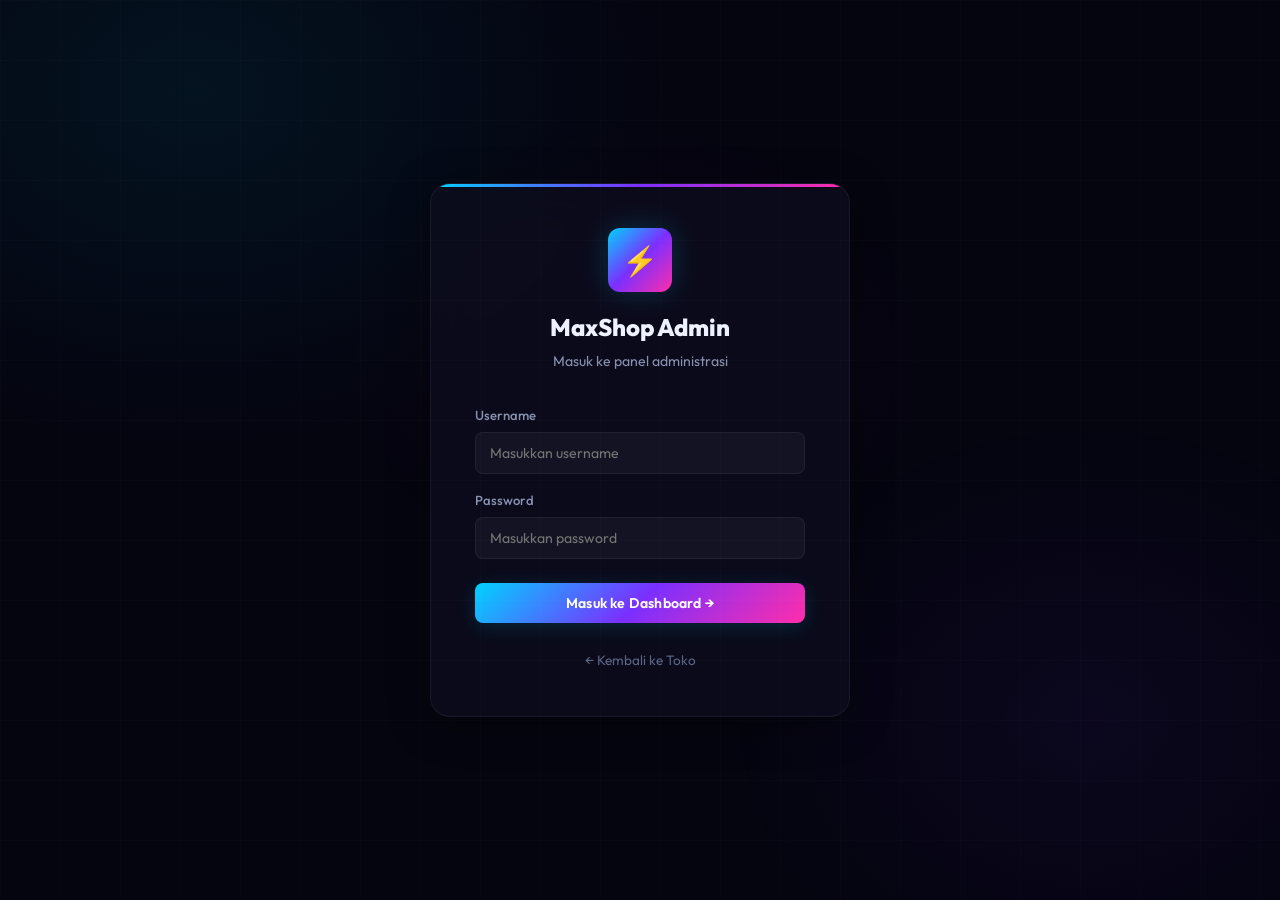
<file: admin.html>
<!DOCTYPE html>
<html lang="id">

<head>
    <meta charset="UTF-8">
    <meta name="viewport" content="width=device-width, initial-scale=1.0">
    <meta name="description" content="Login Admin - Masuk ke panel admin MaxShop">
    <title>Login Admin - MaxShop</title>
    <link rel="stylesheet" href="css/style.css">
</head>

<body>

    <div class="login-page">
        <div class="login-card">
            <div class="login-header">
                <div class="login-icon">⚡</div>
                <h2>MaxShop Admin</h2>
                <p class="login-sub">Masuk ke panel administrasi</p>
            </div>

            <div class="login-error" id="loginError">
                Username atau password salah!
            </div>

            <form id="loginForm" onsubmit="return handleLogin(event)">
                <div class="form-group">
                    <label for="username">Username</label>
                    <input type="text" id="username" placeholder="Masukkan username" required>
                </div>
                <div class="form-group">
                    <label for="password">Password</label>
                    <input type="password" id="password" placeholder="Masukkan password" required>
                </div>
                <button type="submit" class="btn btn-primary" style="margin-top: 8px;">
                    Masuk ke Dashboard →
                </button>
            </form>

            <div style="text-align:center; margin-top:24px;">
                <a href="index.html" style="color:var(--text-muted); font-size:0.85rem; text-decoration:none;">
                    ← Kembali ke Toko
                </a>
            </div>
        </div>
    </div>

    <script>
        if (localStorage.getItem('adminLoggedIn') === 'true') {
            window.location.href = 'dashboard.html';
        }
        function handleLogin(e) {
            e.preventDefault();
            const username = document.getElementById('username').value;
            const password = document.getElementById('password').value;
            if (username === 'admin' && password === 'admin123') {
                localStorage.setItem('adminLoggedIn', 'true');
                window.location.href = 'dashboard.html';
            } else {
                const errorEl = document.getElementById('loginError');
                errorEl.style.display = 'block';
                errorEl.style.animation = 'fadeIn 0.3s ease';
                setTimeout(() => { errorEl.style.display = 'none'; }, 3000);
            }
            return false;
        }
    </script>
</body>

</html>
</file>
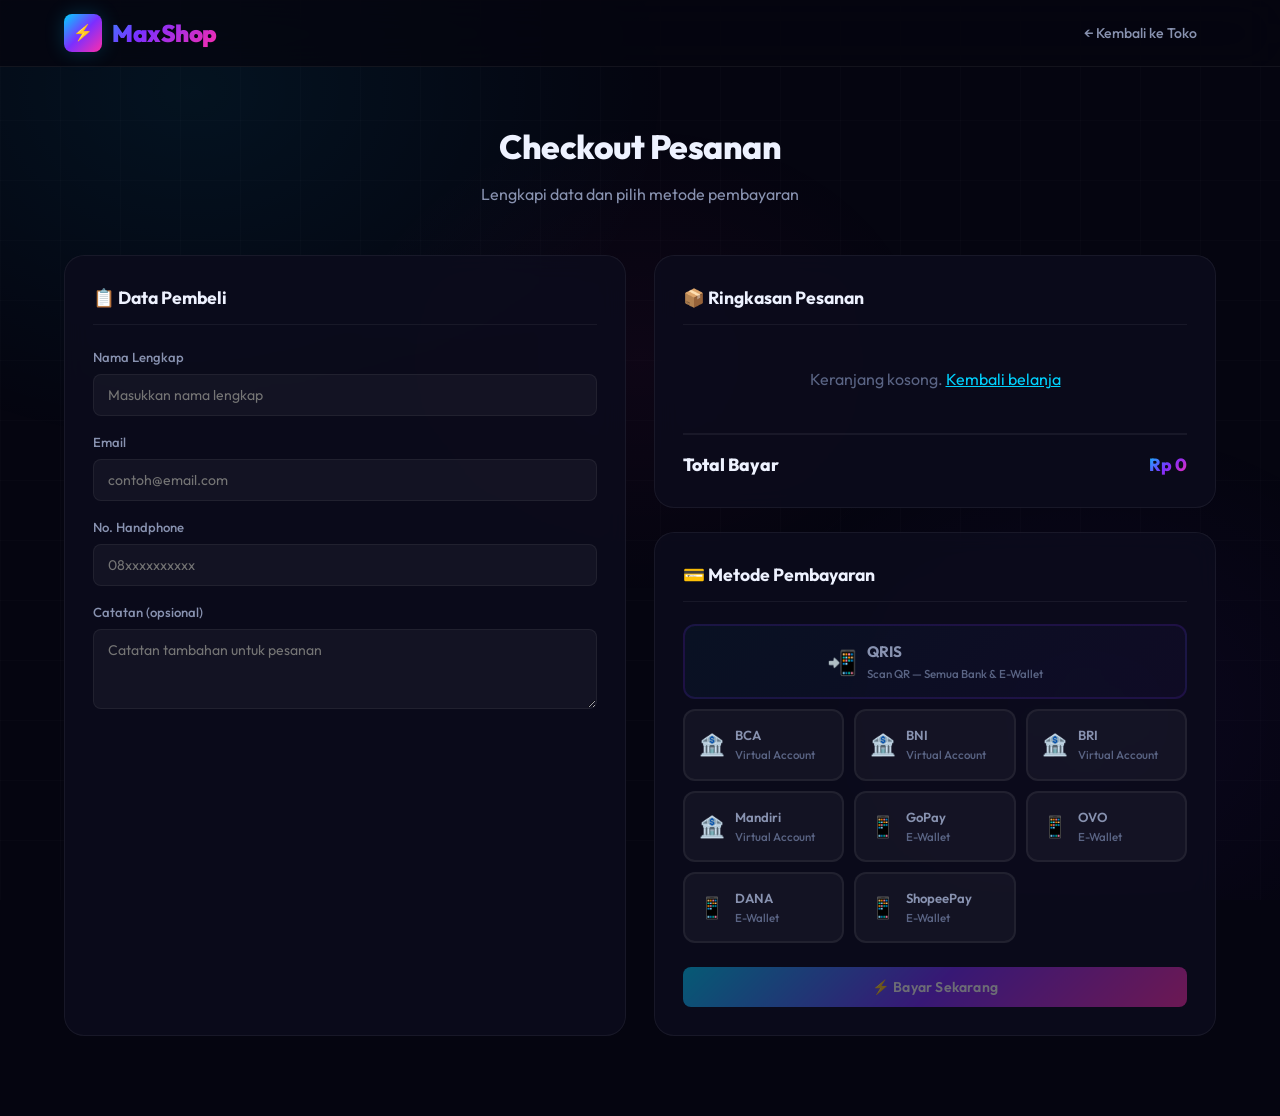
<file: checkout.html>
<!DOCTYPE html>
<html lang="id">

<head>
    <meta charset="UTF-8">
    <meta name="viewport" content="width=device-width, initial-scale=1.0">
    <meta name="description" content="Checkout - Selesaikan pembayaranmu dengan aman di MaxShop.">
    <title>Checkout - MaxShop</title>
    <link rel="stylesheet" href="css/style.css">
</head>

<body>

    <!-- NAVBAR -->
    <nav class="navbar">
        <div class="container">
            <a href="index.html" class="navbar-brand">
                <div class="brand-icon">⚡</div>
                MaxShop
            </a>
            <ul class="navbar-links">
                <li><a href="index.html">← Kembali ke Toko</a></li>
            </ul>
        </div>
    </nav>

    <!-- CHECKOUT -->
    <section class="checkout-page">
        <div class="container">
            <div class="section-title">
                <h2>Checkout Pesanan</h2>
                <p>Lengkapi data dan pilih metode pembayaran</p>
            </div>

            <div class="checkout-grid">
                <!-- FORM DATA PEMBELI -->
                <div class="checkout-section">
                    <h3>📋 Data Pembeli</h3>
                    <form id="checkoutForm">
                        <div class="form-group">
                            <label for="buyerName">Nama Lengkap</label>
                            <input type="text" id="buyerName" placeholder="Masukkan nama lengkap" required>
                        </div>
                        <div class="form-group">
                            <label for="buyerEmail">Email</label>
                            <input type="email" id="buyerEmail" placeholder="contoh@email.com" required>
                        </div>
                        <div class="form-group">
                            <label for="buyerPhone">No. Handphone</label>
                            <input type="tel" id="buyerPhone" placeholder="08xxxxxxxxxx" required>
                        </div>
                        <div class="form-group">
                            <label for="buyerAddress">Catatan (opsional)</label>
                            <textarea id="buyerAddress" placeholder="Catatan tambahan untuk pesanan"></textarea>
                        </div>
                    </form>
                </div>

                <!-- RINGKASAN & PAYMENT -->
                <div>
                    <!-- Order Summary -->
                    <div class="checkout-section" style="margin-bottom: 24px;">
                        <h3>📦 Ringkasan Pesanan</h3>
                        <div class="order-summary-items" id="orderSummary"></div>
                        <div class="order-total-row">
                            <span>Total Bayar</span>
                            <span class="total-amount" id="orderTotal">Rp 0</span>
                        </div>
                    </div>

                    <!-- Payment Methods -->
                    <div class="checkout-section">
                        <h3>💳 Metode Pembayaran</h3>
                        <div class="payment-methods" id="paymentMethods">
                            <!-- QRIS (TokoPay: QRISREALTIME) -->
                            <div class="payment-method qris-method" data-method="QRISREALTIME"
                                onclick="selectPayment(this)">
                                <span class="pm-icon">📲</span>
                                <div>
                                    <div style="font-weight:700;font-size:0.95rem;">QRIS</div>
                                    <div style="font-size:0.72rem;color:var(--text-muted)">Scan QR — Semua Bank &
                                        E-Wallet</div>
                                </div>
                            </div>
                            <!-- Virtual Account Banks -->
                            <div class="payment-method" data-method="BCAVA" onclick="selectPayment(this)">
                                <span class="pm-icon">🏦</span>
                                <div>
                                    <div style="font-weight:600;">BCA</div>
                                    <div style="font-size:0.72rem;color:var(--text-muted)">Virtual Account</div>
                                </div>
                            </div>
                            <div class="payment-method" data-method="BNIVA" onclick="selectPayment(this)">
                                <span class="pm-icon">🏦</span>
                                <div>
                                    <div style="font-weight:600;">BNI</div>
                                    <div style="font-size:0.72rem;color:var(--text-muted)">Virtual Account</div>
                                </div>
                            </div>
                            <div class="payment-method" data-method="BRIVA" onclick="selectPayment(this)">
                                <span class="pm-icon">🏦</span>
                                <div>
                                    <div style="font-weight:600;">BRI</div>
                                    <div style="font-size:0.72rem;color:var(--text-muted)">Virtual Account</div>
                                </div>
                            </div>
                            <div class="payment-method" data-method="MANDIRIVA" onclick="selectPayment(this)">
                                <span class="pm-icon">🏦</span>
                                <div>
                                    <div style="font-weight:600;">Mandiri</div>
                                    <div style="font-size:0.72rem;color:var(--text-muted)">Virtual Account</div>
                                </div>
                            </div>
                            <!-- E-Wallets -->
                            <div class="payment-method" data-method="GOPAY" onclick="selectPayment(this)">
                                <span class="pm-icon">📱</span>
                                <div>
                                    <div style="font-weight:600;">GoPay</div>
                                    <div style="font-size:0.72rem;color:var(--text-muted)">E-Wallet</div>
                                </div>
                            </div>
                            <div class="payment-method" data-method="OVO" onclick="selectPayment(this)">
                                <span class="pm-icon">📱</span>
                                <div>
                                    <div style="font-weight:600;">OVO</div>
                                    <div style="font-size:0.72rem;color:var(--text-muted)">E-Wallet</div>
                                </div>
                            </div>
                            <div class="payment-method" data-method="DANA" onclick="selectPayment(this)">
                                <span class="pm-icon">📱</span>
                                <div>
                                    <div style="font-weight:600;">DANA</div>
                                    <div style="font-size:0.72rem;color:var(--text-muted)">E-Wallet</div>
                                </div>
                            </div>
                            <div class="payment-method" data-method="SHOPEEPAY" onclick="selectPayment(this)">
                                <span class="pm-icon">📱</span>
                                <div>
                                    <div style="font-weight:600;">ShopeePay</div>
                                    <div style="font-size:0.72rem;color:var(--text-muted)">E-Wallet</div>
                                </div>
                            </div>
                        </div>
                        <button class="btn btn-primary" id="payBtn" onclick="processPayment()" disabled>
                            ⚡ Bayar Sekarang
                        </button>
                    </div>
                </div>
            </div>
        </div>
    </section>

    <!-- PAYMENT PROCESSING MODAL -->
    <div class="payment-modal" id="paymentModal">
        <div class="payment-modal-content" id="paymentModalContent"></div>
    </div>

    <!-- TOAST CONTAINER -->
    <div class="toast-container" id="toastContainer"></div>

    <script src="js/app.js"></script>
    <script src="js/payment.js"></script>
</body>

</html>
</file>
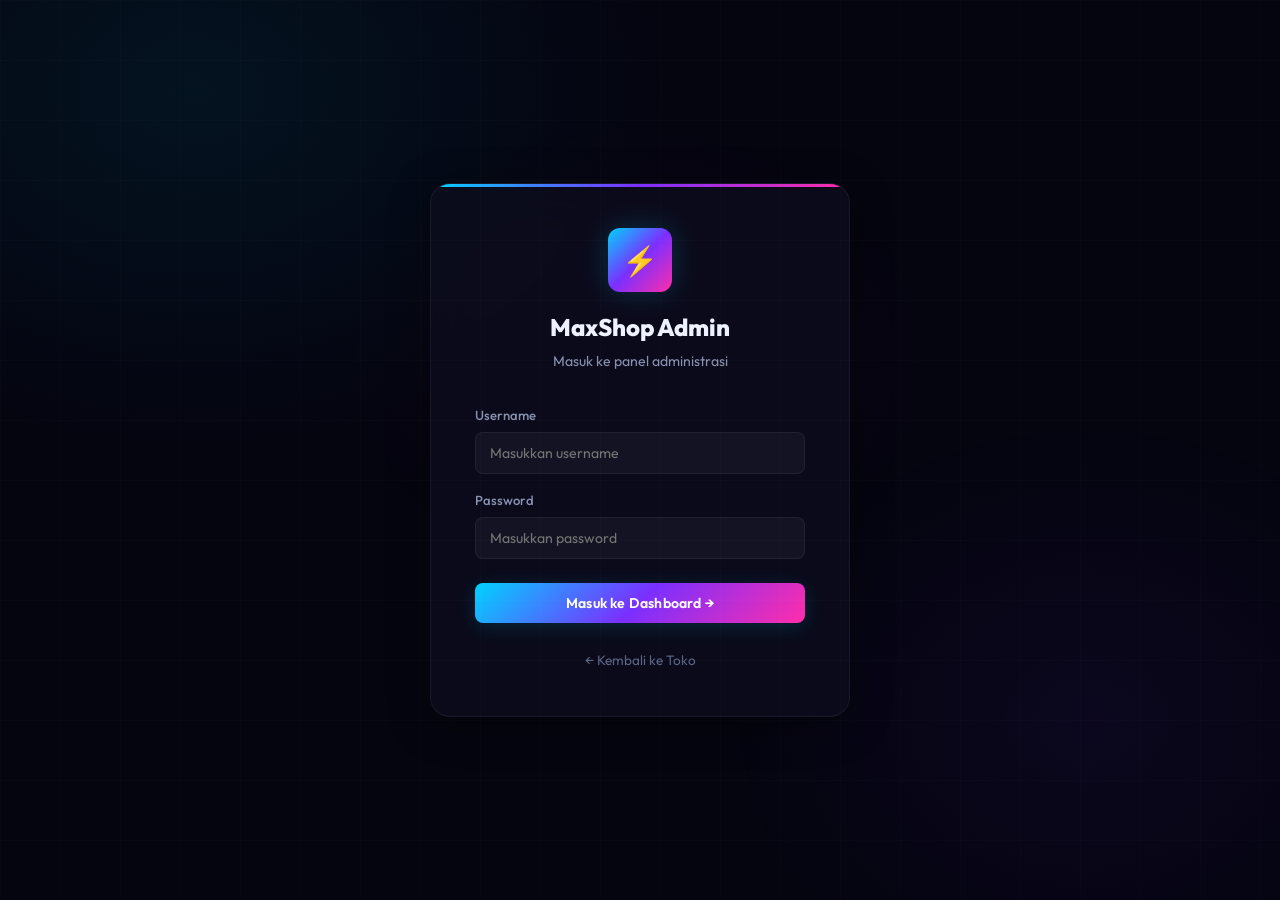
<file: dashboard.html>
<!DOCTYPE html>
<html lang="id">

<head>
    <meta charset="UTF-8">
    <meta name="viewport" content="width=device-width, initial-scale=1.0">
    <meta name="description" content="Dashboard Admin - Kelola toko app premium MaxShop">
    <title>Dashboard Admin - MaxShop</title>
    <link rel="stylesheet" href="css/style.css">
</head>

<body>

    <div class="admin-layout">
        <!-- SIDEBAR -->
        <aside class="admin-sidebar" id="adminSidebar">
            <a href="index.html" class="sidebar-brand">
                <div class="brand-icon">⚡</div>
                <span>MaxShop</span>
            </a>
            <ul class="sidebar-nav">
                <li><a href="#" class="active" onclick="switchPanel('dashboard', this)">
                        <span class="nav-icon">📊</span> Dashboard
                    </a></li>
                <li><a href="#" onclick="switchPanel('products', this)">
                        <span class="nav-icon">📱</span> App Premium
                    </a></li>
                <li><a href="#" onclick="switchPanel('accounts', this)">
                        <span class="nav-icon">🔑</span> Data Akun
                    </a></li>
                <li><a href="#" onclick="switchPanel('orders', this)">
                        <span class="nav-icon">🧾</span> Pesanan
                    </a></li>
                <li><a href="#" onclick="switchPanel('api', this)">
                        <span class="nav-icon">⚙️</span> API Setting
                    </a></li>
            </ul>
            <div class="sidebar-footer">
                <button class="btn btn-secondary" style="width:100%;" onclick="adminLogout()">
                    🚪 Keluar
                </button>
            </div>
        </aside>

        <!-- MAIN CONTENT -->
        <main class="admin-main">
            <div class="admin-header">
                <div style="display:flex;align-items:center;gap:12px;">
                    <button class="menu-toggle" onclick="toggleAdminSidebar()" style="display:none;"
                        id="sidebarToggle">☰</button>
                    <h1 id="pageTitle">Dashboard</h1>
                </div>
                <div class="admin-user">
                    <span>Admin</span>
                    <div class="admin-avatar">M</div>
                </div>
            </div>

            <!-- ===== DASHBOARD PANEL ===== -->
            <div class="admin-panel active" id="panel-dashboard">
                <div class="stats-grid">
                    <div class="stat-card">
                        <div class="stat-icon blue">📱</div>
                        <div class="stat-value" id="statProducts">0</div>
                        <div class="stat-label">Total App Premium</div>
                    </div>
                    <div class="stat-card">
                        <div class="stat-icon green">🔑</div>
                        <div class="stat-value" id="statAccounts">0</div>
                        <div class="stat-label">Total Stok Akun</div>
                    </div>
                    <div class="stat-card">
                        <div class="stat-icon purple">💰</div>
                        <div class="stat-value" id="statRevenue">Rp 0</div>
                        <div class="stat-label">Total Pendapatan</div>
                    </div>
                    <div class="stat-card">
                        <div class="stat-icon yellow">🧾</div>
                        <div class="stat-value" id="statOrders">0</div>
                        <div class="stat-label">Total Pesanan</div>
                    </div>
                </div>

                <div class="admin-section">
                    <div class="admin-section-header">
                        <h3>Pesanan Terbaru</h3>
                    </div>
                    <div style="overflow-x:auto;">
                        <table class="admin-table">
                            <thead>
                                <tr>
                                    <th>ID</th>
                                    <th>Pembeli</th>
                                    <th>Total</th>
                                    <th>Metode</th>
                                    <th>Status</th>
                                    <th>Tanggal</th>
                                </tr>
                            </thead>
                            <tbody id="recentOrdersTable">
                                <tr>
                                    <td colspan="6" style="text-align:center;color:var(--text-muted);padding:24px;">
                                        Belum ada pesanan</td>
                                </tr>
                            </tbody>
                        </table>
                    </div>
                </div>
            </div>

            <!-- ===== APP PREMIUM PANEL ===== -->
            <div class="admin-panel" id="panel-products">
                <div class="admin-section">
                    <div class="admin-section-header">
                        <h3>Daftar App Premium</h3>
                        <button class="btn btn-primary btn-sm" onclick="openProductModal()">+ Tambah App</button>
                    </div>
                    <div style="overflow-x:auto;">
                        <table class="admin-table">
                            <thead>
                                <tr>
                                    <th>App</th>
                                    <th>Harga</th>
                                    <th>Durasi</th>
                                    <th>Stok Akun</th>
                                    <th>Deskripsi</th>
                                    <th>Aksi</th>
                                </tr>
                            </thead>
                            <tbody id="productsTable">
                                <tr>
                                    <td colspan="6" style="text-align:center;color:var(--text-muted);padding:24px;">
                                        Belum ada app premium</td>
                                </tr>
                            </tbody>
                        </table>
                    </div>
                </div>
            </div>

            <!-- ===== DATA AKUN PANEL ===== -->
            <div class="admin-panel" id="panel-accounts">
                <div class="admin-section">
                    <div class="admin-section-header">
                        <h3>Tambah Data Akun</h3>
                    </div>
                    <p style="color:var(--text-secondary);font-size:0.88rem;margin-bottom:20px;">
                        Pilih app premium, masukkan email/password akun. Stok otomatis bertambah.<br>
                        Akun dikirim otomatis ke pembeli setelah pembayaran berhasil.
                    </p>
                    <div style="display:grid;grid-template-columns:1fr 1fr;gap:16px;margin-bottom:24px;">
                        <div class="form-group">
                            <label for="accProduct">Pilih App Premium</label>
                            <select id="accProduct">
                                <option value="">-- Pilih App --</option>
                            </select>
                        </div>
                        <div class="form-group">
                            <label>&nbsp;</label>
                            <button class="btn btn-primary" onclick="addSingleAccount()" style="width:100%;">+ Tambah
                                Akun</button>
                        </div>
                        <div class="form-group">
                            <label for="accEmail">Email / Username</label>
                            <input type="text" id="accEmail" placeholder="email@contoh.com">
                        </div>
                        <div class="form-group">
                            <label for="accPassword">Password</label>
                            <input type="text" id="accPassword" placeholder="password123">
                        </div>
                    </div>

                    <!-- Bulk Add -->
                    <div
                        style="margin-bottom:24px;padding:20px;background:var(--bg-glass);border:1px solid var(--border-glass);border-radius:var(--radius);">
                        <h4 style="font-size:0.92rem;margin-bottom:12px;">📋 Tambah Akun Massal</h4>
                        <p style="color:var(--text-muted);font-size:0.78rem;margin-bottom:12px;">
                            Format: <code
                                style="background:rgba(255,255,255,0.08);padding:2px 8px;border-radius:4px;">email|password</code>
                            (satu per baris)
                        </p>
                        <div class="form-group">
                            <label for="bulkProduct">Pilih App Premium</label>
                            <select id="bulkProduct">
                                <option value="">-- Pilih App --</option>
                            </select>
                        </div>
                        <div class="form-group">
                            <label for="bulkAccounts">Data Akun (satu per baris)</label>
                            <textarea id="bulkAccounts" rows="5"
                                placeholder="user1@email.com|password1&#10;user2@email.com|password2&#10;user3@email.com|password3"></textarea>
                        </div>
                        <button class="btn btn-success" onclick="addBulkAccounts()">📋 Tambah Akun Massal</button>
                    </div>
                </div>

                <div class="admin-section">
                    <div class="admin-section-header">
                        <h3>Stok Akun per App</h3>
                    </div>
                    <div style="overflow-x:auto;">
                        <table class="admin-table">
                            <thead>
                                <tr>
                                    <th>App</th>
                                    <th>Stok Akun</th>
                                    <th>Detail</th>
                                    <th>Aksi</th>
                                </tr>
                            </thead>
                            <tbody id="accountStockTable">
                                <tr>
                                    <td colspan="4" style="text-align:center;color:var(--text-muted);padding:24px;">
                                        Belum ada data akun</td>
                                </tr>
                            </tbody>
                        </table>
                    </div>
                </div>
            </div>

            <!-- ===== ORDERS PANEL ===== -->
            <div class="admin-panel" id="panel-orders">
                <div class="admin-section">
                    <div class="admin-section-header">
                        <h3>Semua Pesanan</h3>
                    </div>
                    <div style="overflow-x:auto;">
                        <table class="admin-table">
                            <thead>
                                <tr>
                                    <th>ID</th>
                                    <th>Pembeli</th>
                                    <th>Email</th>
                                    <th>Item</th>
                                    <th>Total</th>
                                    <th>Metode</th>
                                    <th>Status</th>
                                    <th>Tanggal</th>
                                </tr>
                            </thead>
                            <tbody id="allOrdersTable">
                                <tr>
                                    <td colspan="8" style="text-align:center;color:var(--text-muted);padding:24px;">
                                        Belum ada pesanan</td>
                                </tr>
                            </tbody>
                        </table>
                    </div>
                </div>
            </div>

            <!-- ===== API SETTING PANEL ===== -->
            <div class="admin-panel" id="panel-api">
                <div class="admin-section">
                    <div class="admin-section-header">
                        <h3>⚙️ Pengaturan API</h3>
                    </div>
                    <p style="color:var(--text-secondary);font-size:0.88rem;margin-bottom:24px;">
                        Konfigurasi API TokoPay untuk integrasi payment gateway dan notifikasi otomatis.
                    </p>

                    <form id="apiSettingsForm" onsubmit="return saveApiSettingsForm(event)">
                        <div style="margin-bottom:28px;">
                            <h4
                                style="font-size:0.92rem;margin-bottom:16px;padding-bottom:8px;border-bottom:1px solid var(--border-glass);">
                                💳 TokoPay Payment Gateway</h4>
                            <div style="display:grid;grid-template-columns:1fr 1fr;gap:16px;">
                                <div class="form-group">
                                    <label for="apiKey">Merchant ID</label>
                                    <input type="text" id="apiKey" placeholder="Contoh: M20230422XXXX26949756">
                                </div>
                                <div class="form-group">
                                    <label for="apiSecret">Secret Key</label>
                                    <input type="password" id="apiSecret" placeholder="Masukkan Secret Key TokoPay">
                                </div>
                                <div class="form-group">
                                    <label for="webhookUrl">Webhook URL</label>
                                    <input type="text" id="webhookUrl" placeholder="https://domain.com/webhook">
                                </div>
                                <div class="form-group">
                                    <label for="paymentMode">Mode</label>
                                    <select id="paymentMode">
                                        <option value="sandbox">🧪 Sandbox (Testing)</option>
                                        <option value="production">🚀 Production (Live)</option>
                                    </select>
                                </div>
                            </div>
                            <div class="form-group" style="margin-top:8px;">
                                <label style="display:flex;align-items:center;gap:8px;cursor:pointer;">
                                    <input type="checkbox" id="autoConfirm" checked
                                        style="width:18px;height:18px;accent-color:var(--accent-1);">
                                    <span>Konfirmasi Pembayaran Otomatis</span>
                                </label>
                            </div>
                        </div>

                        <div style="margin-bottom:28px;">
                            <h4
                                style="font-size:0.92rem;margin-bottom:16px;padding-bottom:8px;border-bottom:1px solid var(--border-glass);">
                                🔔 Notifikasi</h4>
                            <div style="display:grid;grid-template-columns:1fr 1fr;gap:16px;">
                                <div class="form-group">
                                    <label for="notifEmail">Email Notifikasi</label>
                                    <input type="email" id="notifEmail" placeholder="admin@maxshop.com">
                                </div>
                                <div class="form-group">
                                    <label for="notifTelegram">Username Telegram</label>
                                    <input type="text" id="notifTelegram" placeholder="@username">
                                </div>
                                <div class="form-group">
                                    <label for="telegramBotToken">Telegram Bot Token</label>
                                    <input type="text" id="telegramBotToken" placeholder="123456:ABCdef...">
                                </div>
                                <div class="form-group">
                                    <label for="telegramChatId">Telegram Chat ID</label>
                                    <input type="text" id="telegramChatId" placeholder="123456789">
                                </div>
                            </div>
                        </div>

                        <div style="display:flex;gap:12px;">
                            <button type="submit" class="btn btn-primary">💾 Simpan Pengaturan</button>
                            <button type="button" class="btn btn-secondary" onclick="loadApiSettingsForm()">🔄
                                Reset</button>
                        </div>
                    </form>
                </div>

                <div class="admin-section" style="margin-top:24px;">
                    <div class="admin-section-header">
                        <h3>📡 Status API</h3>
                    </div>
                    <div style="display:grid;grid-template-columns:1fr 1fr 1fr;gap:16px;">
                        <div
                            style="background:var(--bg-glass);border:1px solid var(--border-glass);border-radius:var(--radius-sm);padding:16px;text-align:center;">
                            <div style="font-size:1.5rem;margin-bottom:8px;">💳</div>
                            <div style="font-weight:600;font-size:0.88rem;margin-bottom:4px;">TokoPay</div>
                            <span class="status-badge pending" id="apiStatusPayment">Belum Dikonfigurasi</span>
                        </div>
                        <div
                            style="background:var(--bg-glass);border:1px solid var(--border-glass);border-radius:var(--radius-sm);padding:16px;text-align:center;">
                            <div style="font-size:1.5rem;margin-bottom:8px;">📧</div>
                            <div style="font-weight:600;font-size:0.88rem;margin-bottom:4px;">Email Notifikasi</div>
                            <span class="status-badge pending" id="apiStatusEmail">Belum Dikonfigurasi</span>
                        </div>
                        <div
                            style="background:var(--bg-glass);border:1px solid var(--border-glass);border-radius:var(--radius-sm);padding:16px;text-align:center;">
                            <div style="font-size:1.5rem;margin-bottom:8px;">📱</div>
                            <div style="font-weight:600;font-size:0.88rem;margin-bottom:4px;">Telegram Bot</div>
                            <span class="status-badge pending" id="apiStatusTelegram">Belum Dikonfigurasi</span>
                        </div>
                    </div>
                </div>
            </div>
        </main>
    </div>

    <!-- PRODUCT MODAL -->
    <div class="admin-modal" id="productModal">
        <div class="admin-modal-content">
            <h3 id="productModalTitle">Tambah App Premium Baru</h3>
            <form id="productForm" onsubmit="return saveProduct(event)">
                <input type="hidden" id="editProductId" value="">
                <div class="form-group">
                    <label for="prodName">Nama App</label>
                    <input type="text" id="prodName" placeholder="Contoh: Spotify Premium" required>
                </div>
                <div class="form-group">
                    <label for="prodPrice">Harga (Rp)</label>
                    <input type="number" id="prodPrice" placeholder="Contoh: 15000" required min="0">
                </div>
                <div class="form-group">
                    <label for="prodDuration">Durasi</label>
                    <input type="text" id="prodDuration" placeholder="Contoh: 1 Bulan" required>
                </div>
                <div class="form-group">
                    <label for="prodDesc">Deskripsi</label>
                    <textarea id="prodDesc" placeholder="Deskripsi singkat app premium" required></textarea>
                </div>
                <div class="form-group">
                    <label for="prodImage">URL Logo / Gambar</label>
                    <input type="text" id="prodImage" placeholder="https://... atau kosongkan untuk default">
                </div>
                <div class="modal-actions">
                    <button type="button" class="btn btn-secondary" onclick="closeProductModal()">Batal</button>
                    <button type="submit" class="btn btn-primary">Simpan</button>
                </div>
            </form>
        </div>
    </div>

    <!-- ACCOUNT DETAIL MODAL -->
    <div class="admin-modal" id="accountDetailModal">
        <div class="admin-modal-content" style="max-width:600px;">
            <h3 id="accountDetailTitle">Detail Akun</h3>
            <div id="accountDetailContent"></div>
            <div class="modal-actions">
                <button class="btn btn-secondary" onclick="closeAccountDetailModal()">Tutup</button>
            </div>
        </div>
    </div>

    <!-- TOAST CONTAINER -->
    <div class="toast-container" id="toastContainer"></div>

    <script src="js/app.js"></script>
    <script src="js/admin.js"></script>
</body>

</html>
</file>
<file: css/style.css>
@import url('https://fonts.googleapis.com/css2?family=Outfit:wght@300;400;500;600;700;800;900&display=swap');

:root {
  --bg-primary: #050510;
  --bg-secondary: #0c0c1d;
  --bg-card: rgba(12, 12, 29, 0.85);
  --bg-glass: rgba(255, 255, 255, 0.04);
  --bg-glass-hover: rgba(255, 255, 255, 0.08);
  --border-glass: rgba(255, 255, 255, 0.06);
  --border-active: rgba(0, 210, 255, 0.4);
  --text-primary: #eef2ff;
  --text-secondary: #8892b0;
  --text-muted: #5a6484;
  --accent-1: #00d2ff;
  --accent-2: #7b2fff;
  --accent-3: #ff2daa;
  --accent-gradient: linear-gradient(135deg, #00d2ff 0%, #7b2fff 50%, #ff2daa 100%);
  --accent-gradient-2: linear-gradient(135deg, #7b2fff 0%, #ff2daa 100%);
  --accent-glow: rgba(0, 210, 255, 0.25);
  --accent-glow-2: rgba(123, 47, 255, 0.25);
  --success: #00e676;
  --warning: #ffab00;
  --danger: #ff1744;
  --info: #40c4ff;
  --radius: 20px;
  --radius-sm: 12px;
  --radius-xs: 8px;
  --shadow: 0 8px 40px rgba(0, 0, 0, 0.4);
  --shadow-glow: 0 0 40px rgba(0, 210, 255, 0.12), 0 0 80px rgba(123, 47, 255, 0.08);
  --transition: all 0.35s cubic-bezier(0.4, 0, 0.2, 1);
}

*,
*::before,
*::after {
  margin: 0;
  padding: 0;
  box-sizing: border-box;
}

html {
  scroll-behavior: smooth;
}

body {
  font-family: 'Outfit', sans-serif;
  background: var(--bg-primary);
  color: var(--text-primary);
  line-height: 1.6;
  min-height: 100vh;
  overflow-x: hidden;
}

body::before {
  content: '';
  position: fixed;
  top: 0;
  left: 0;
  width: 100%;
  height: 100%;
  background:
    radial-gradient(ellipse 800px 600px at 15% 10%, rgba(0, 210, 255, 0.07) 0%, transparent 60%),
    radial-gradient(ellipse 600px 500px at 85% 80%, rgba(123, 47, 255, 0.06) 0%, transparent 60%),
    radial-gradient(ellipse 500px 400px at 50% 40%, rgba(255, 45, 170, 0.04) 0%, transparent 60%);
  pointer-events: none;
  z-index: 0;
}

/* Subtle grid pattern */
body::after {
  content: '';
  position: fixed;
  top: 0;
  left: 0;
  width: 100%;
  height: 100%;
  background-image:
    linear-gradient(rgba(255, 255, 255, 0.015) 1px, transparent 1px),
    linear-gradient(90deg, rgba(255, 255, 255, 0.015) 1px, transparent 1px);
  background-size: 60px 60px;
  pointer-events: none;
  z-index: 0;
}

/* Scrollbar */
::-webkit-scrollbar {
  width: 5px;
}

::-webkit-scrollbar-track {
  background: var(--bg-primary);
}

::-webkit-scrollbar-thumb {
  background: var(--accent-2);
  border-radius: 10px;
}

/* ===== NAVBAR ===== */
.navbar {
  position: fixed;
  top: 0;
  left: 0;
  right: 0;
  z-index: 1000;
  padding: 14px 0;
  background: rgba(5, 5, 16, 0.8);
  backdrop-filter: blur(24px);
  -webkit-backdrop-filter: blur(24px);
  border-bottom: 1px solid var(--border-glass);
}

.navbar .container {
  display: flex;
  align-items: center;
  justify-content: space-between;
}

.navbar-brand {
  display: flex;
  align-items: center;
  gap: 10px;
  text-decoration: none;
  font-size: 1.5rem;
  font-weight: 900;
  letter-spacing: -0.5px;
  background: var(--accent-gradient);
  -webkit-background-clip: text;
  -webkit-text-fill-color: transparent;
  background-clip: text;
}

.navbar-brand .brand-icon {
  width: 38px;
  height: 38px;
  background: var(--accent-gradient);
  border-radius: var(--radius-xs);
  display: flex;
  align-items: center;
  justify-content: center;
  font-size: 1rem;
  -webkit-text-fill-color: white;
  box-shadow: 0 0 20px rgba(0, 210, 255, 0.2);
}

.navbar-links {
  display: flex;
  align-items: center;
  gap: 6px;
  list-style: none;
}

.navbar-links a {
  text-decoration: none;
  color: var(--text-secondary);
  padding: 8px 18px;
  border-radius: var(--radius-xs);
  font-size: 0.88rem;
  font-weight: 500;
  transition: var(--transition);
  border: 1px solid transparent;
}

.navbar-links a:hover,
.navbar-links a.active {
  color: var(--text-primary);
  background: var(--bg-glass);
  border-color: var(--border-glass);
}

.cart-btn {
  position: relative;
  display: flex;
  align-items: center;
  gap: 6px;
  background: var(--accent-gradient) !important;
  color: white !important;
  padding: 9px 20px !important;
  border-radius: var(--radius-xs) !important;
  cursor: pointer;
  -webkit-text-fill-color: white;
  font-weight: 600 !important;
  border: none !important;
  box-shadow: 0 0 20px rgba(0, 210, 255, 0.15);
}

.cart-btn:hover {
  transform: translateY(-2px);
  box-shadow: var(--shadow-glow);
}

.cart-badge {
  position: absolute;
  top: -7px;
  right: -7px;
  background: var(--danger);
  color: white;
  font-size: 0.65rem;
  font-weight: 700;
  width: 20px;
  height: 20px;
  border-radius: 50%;
  display: flex;
  align-items: center;
  justify-content: center;
  border: 2px solid var(--bg-primary);
}

.menu-toggle {
  display: none;
  background: none;
  border: none;
  color: var(--text-primary);
  font-size: 1.5rem;
  cursor: pointer;
}

/* ===== CONTAINER ===== */
.container {
  max-width: 1200px;
  margin: 0 auto;
  padding: 0 24px;
  position: relative;
  z-index: 1;
}

/* ===== HERO ===== */
.hero {
  padding: 150px 0 90px;
  text-align: center;
  position: relative;
}

.hero::before {
  content: '';
  position: absolute;
  top: 50%;
  left: 50%;
  transform: translate(-50%, -50%);
  width: 600px;
  height: 600px;
  background: radial-gradient(circle, rgba(123, 47, 255, 0.08), transparent 60%);
  pointer-events: none;
}

.hero h1 {
  font-size: 3.4rem;
  font-weight: 900;
  line-height: 1.15;
  margin-bottom: 20px;
  letter-spacing: -1px;
  background: linear-gradient(135deg, #ffffff 0%, #00d2ff 40%, #7b2fff 70%, #ff2daa 100%);
  -webkit-background-clip: text;
  -webkit-text-fill-color: transparent;
  background-clip: text;
}

.hero p {
  font-size: 1.1rem;
  color: var(--text-secondary);
  max-width: 520px;
  margin: 0 auto 36px;
  line-height: 1.7;
}

.hero-badges {
  display: flex;
  justify-content: center;
  gap: 10px;
  flex-wrap: wrap;
}

.badge {
  display: inline-flex;
  align-items: center;
  gap: 6px;
  padding: 8px 16px;
  background: var(--bg-glass);
  border: 1px solid var(--border-glass);
  border-radius: 50px;
  font-size: 0.82rem;
  color: var(--text-secondary);
  backdrop-filter: blur(10px);
  transition: var(--transition);
}

.badge:hover {
  border-color: var(--border-active);
  color: var(--text-primary);
}

.badge .badge-dot {
  width: 7px;
  height: 7px;
  border-radius: 50%;
  background: var(--success);
  animation: pulse-dot 2s infinite;
  box-shadow: 0 0 8px var(--success);
}

@keyframes pulse-dot {

  0%,
  100% {
    opacity: 1;
    transform: scale(1);
  }

  50% {
    opacity: 0.4;
    transform: scale(0.7);
  }
}

/* ===== PRODUCTS GRID ===== */
.section-title {
  text-align: center;
  margin-bottom: 48px;
}

.section-title h2 {
  font-size: 2.1rem;
  font-weight: 800;
  margin-bottom: 8px;
  letter-spacing: -0.5px;
}

.section-title p {
  color: var(--text-secondary);
  font-size: 1rem;
}

.products-grid {
  display: grid;
  grid-template-columns: repeat(auto-fill, minmax(270px, 1fr));
  gap: 20px;
  padding-bottom: 80px;
}

.product-card {
  background: var(--bg-card);
  border: 1px solid var(--border-glass);
  border-radius: var(--radius);
  overflow: hidden;
  backdrop-filter: blur(12px);
  transition: var(--transition);
  position: relative;
}

.product-card::before {
  content: '';
  position: absolute;
  top: 0;
  left: 0;
  right: 0;
  height: 2px;
  background: var(--accent-gradient);
  opacity: 0;
  transition: var(--transition);
}

.product-card:hover {
  transform: translateY(-8px);
  box-shadow: var(--shadow-glow);
  border-color: rgba(0, 210, 255, 0.15);
}

.product-card:hover::before {
  opacity: 1;
}

.product-card .product-img-wrap {
  position: relative;
  width: 100%;
  height: 180px;
  display: flex;
  align-items: center;
  justify-content: center;
  background: linear-gradient(180deg, rgba(12, 12, 29, 0.6), rgba(5, 5, 16, 0.9));
  border-bottom: 1px solid var(--border-glass);
  overflow: hidden;
}

.product-card .product-img {
  width: 72px;
  height: 72px;
  object-fit: contain;
  filter: drop-shadow(0 4px 24px rgba(0, 210, 255, 0.15));
  transition: var(--transition);
}

.product-card:hover .product-img {
  transform: scale(1.15) rotate(3deg);
}

.product-duration-badge {
  position: absolute;
  top: 12px;
  right: 12px;
  background: var(--accent-gradient);
  color: white;
  font-size: 0.7rem;
  font-weight: 700;
  padding: 4px 12px;
  border-radius: 50px;
  letter-spacing: 0.3px;
  box-shadow: 0 0 12px rgba(0, 210, 255, 0.2);
}

.product-card .product-info {
  padding: 20px;
}

.product-card .product-name {
  font-size: 1.05rem;
  font-weight: 700;
  margin-bottom: 6px;
}

.product-card .product-desc {
  font-size: 0.82rem;
  color: var(--text-secondary);
  margin-bottom: 14px;
  display: -webkit-box;
  -webkit-line-clamp: 2;
  line-clamp: 2;
  -webkit-box-orient: vertical;
  overflow: hidden;
}

.product-card .product-meta {
  display: flex;
  align-items: center;
  justify-content: space-between;
  margin-bottom: 14px;
}

.product-card .product-price {
  font-size: 1.2rem;
  font-weight: 800;
  background: var(--accent-gradient);
  -webkit-background-clip: text;
  -webkit-text-fill-color: transparent;
  background-clip: text;
}

.product-card .product-stock {
  font-size: 0.75rem;
  color: var(--text-muted);
  padding: 4px 10px;
  background: var(--bg-glass);
  border-radius: 50px;
  border: 1px solid var(--border-glass);
}

.product-card .product-stock.out {
  color: var(--danger);
  background: rgba(255, 23, 68, 0.08);
  border-color: rgba(255, 23, 68, 0.15);
}

/* ===== BUTTONS ===== */
.btn {
  display: inline-flex;
  align-items: center;
  justify-content: center;
  gap: 8px;
  padding: 11px 22px;
  border: none;
  border-radius: var(--radius-xs);
  font-family: 'Outfit', sans-serif;
  font-size: 0.88rem;
  font-weight: 600;
  cursor: pointer;
  transition: var(--transition);
  text-decoration: none;
  letter-spacing: 0.2px;
}

.btn-primary {
  background: var(--accent-gradient);
  color: white;
  width: 100%;
  box-shadow: 0 4px 20px rgba(0, 210, 255, 0.15);
}

.btn-primary:hover {
  transform: translateY(-2px);
  box-shadow: var(--shadow-glow);
}

.btn-primary:disabled {
  opacity: 0.4;
  cursor: not-allowed;
  transform: none;
  box-shadow: none;
}

.btn-secondary {
  background: var(--bg-glass);
  border: 1px solid var(--border-glass);
  color: var(--text-primary);
}

.btn-secondary:hover {
  background: var(--bg-glass-hover);
  border-color: var(--border-active);
}

.btn-success {
  background: var(--success);
  color: #0a0e1a;
  font-weight: 700;
}

.btn-danger {
  background: var(--danger);
  color: white;
}

.btn-warning {
  background: var(--warning);
  color: #111;
}

.btn-sm {
  padding: 6px 14px;
  font-size: 0.78rem;
}

/* ===== CART SIDEBAR ===== */
.cart-overlay {
  position: fixed;
  top: 0;
  left: 0;
  right: 0;
  bottom: 0;
  background: rgba(0, 0, 0, 0.7);
  z-index: 2000;
  opacity: 0;
  visibility: hidden;
  transition: var(--transition);
}

.cart-overlay.open {
  opacity: 1;
  visibility: visible;
}

.cart-sidebar {
  position: fixed;
  top: 0;
  right: -420px;
  width: 400px;
  max-width: 92vw;
  height: 100vh;
  background: var(--bg-secondary);
  border-left: 1px solid var(--border-glass);
  z-index: 2001;
  display: flex;
  flex-direction: column;
  transition: right 0.4s cubic-bezier(0.4, 0, 0.2, 1);
}

.cart-sidebar.open {
  right: 0;
}

.cart-header {
  display: flex;
  align-items: center;
  justify-content: space-between;
  padding: 22px 24px;
  border-bottom: 1px solid var(--border-glass);
}

.cart-header h3 {
  font-size: 1.15rem;
  font-weight: 700;
}

.cart-close {
  background: var(--bg-glass);
  border: 1px solid var(--border-glass);
  color: var(--text-secondary);
  font-size: 1.1rem;
  cursor: pointer;
  transition: var(--transition);
  width: 32px;
  height: 32px;
  border-radius: 50%;
  display: flex;
  align-items: center;
  justify-content: center;
}

.cart-close:hover {
  color: var(--danger);
  border-color: rgba(255, 23, 68, 0.3);
}

.cart-items {
  flex: 1;
  overflow-y: auto;
  padding: 16px 24px;
}

.cart-empty {
  text-align: center;
  padding: 48px 0;
  color: var(--text-muted);
}

.cart-empty .empty-icon {
  font-size: 3rem;
  margin-bottom: 12px;
}

.cart-item {
  display: flex;
  gap: 14px;
  padding: 16px 0;
  border-bottom: 1px solid var(--border-glass);
  animation: fadeIn 0.3s ease;
}

@keyframes fadeIn {
  from {
    opacity: 0;
    transform: translateY(10px);
  }

  to {
    opacity: 1;
    transform: translateY(0);
  }
}

.cart-item-img {
  width: 56px;
  height: 56px;
  border-radius: var(--radius-xs);
  object-fit: contain;
  flex-shrink: 0;
  background: var(--bg-glass);
  padding: 8px;
  border: 1px solid var(--border-glass);
}

.cart-item-info {
  flex: 1;
}

.cart-item-name {
  font-size: 0.88rem;
  font-weight: 600;
  margin-bottom: 3px;
}

.cart-item-price {
  font-size: 0.82rem;
  color: var(--accent-1);
  font-weight: 700;
}

.cart-item-qty {
  display: flex;
  align-items: center;
  gap: 8px;
  margin-top: 8px;
}

.qty-btn {
  width: 28px;
  height: 28px;
  border: 1px solid var(--border-glass);
  background: var(--bg-glass);
  color: var(--text-primary);
  border-radius: var(--radius-xs);
  cursor: pointer;
  display: flex;
  align-items: center;
  justify-content: center;
  font-size: 0.85rem;
  transition: var(--transition);
}

.qty-btn:hover {
  background: var(--bg-glass-hover);
  border-color: var(--border-active);
}

.cart-item-qty span {
  font-size: 0.88rem;
  font-weight: 600;
  min-width: 24px;
  text-align: center;
}

.cart-item-remove {
  background: none;
  border: none;
  color: var(--danger);
  cursor: pointer;
  font-size: 0.78rem;
  margin-top: 4px;
  transition: var(--transition);
}

.cart-item-remove:hover {
  text-decoration: underline;
}

.cart-footer {
  padding: 24px;
  border-top: 1px solid var(--border-glass);
}

.cart-total {
  display: flex;
  justify-content: space-between;
  font-size: 1.1rem;
  font-weight: 700;
  margin-bottom: 16px;
}

.cart-total .total-price {
  background: var(--accent-gradient);
  -webkit-background-clip: text;
  -webkit-text-fill-color: transparent;
  background-clip: text;
}

/* ===== CHECKOUT PAGE ===== */
.checkout-page {
  padding: 120px 0 80px;
}

.checkout-grid {
  display: grid;
  grid-template-columns: 1fr 1fr;
  gap: 28px;
}

.checkout-section {
  background: var(--bg-card);
  border: 1px solid var(--border-glass);
  border-radius: var(--radius);
  padding: 28px;
  backdrop-filter: blur(12px);
}

.checkout-section h3 {
  font-size: 1.1rem;
  font-weight: 700;
  margin-bottom: 22px;
  padding-bottom: 12px;
  border-bottom: 1px solid var(--border-glass);
}

.form-group {
  margin-bottom: 16px;
}

.form-group label {
  display: block;
  font-size: 0.82rem;
  font-weight: 500;
  color: var(--text-secondary);
  margin-bottom: 6px;
}

.form-group input,
.form-group textarea,
.form-group select {
  width: 100%;
  padding: 11px 14px;
  background: var(--bg-glass);
  border: 1px solid var(--border-glass);
  border-radius: var(--radius-xs);
  color: var(--text-primary);
  font-family: 'Outfit', sans-serif;
  font-size: 0.88rem;
  transition: var(--transition);
}

.form-group input:focus,
.form-group textarea:focus,
.form-group select:focus {
  outline: none;
  border-color: var(--accent-1);
  box-shadow: 0 0 0 3px var(--accent-glow);
}

.form-group textarea {
  resize: vertical;
  min-height: 80px;
}

/* Order Summary */
.order-summary-items {
  margin-bottom: 20px;
}

.order-item {
  display: flex;
  justify-content: space-between;
  padding: 10px 0;
  border-bottom: 1px solid var(--border-glass);
  font-size: 0.88rem;
}

.order-item:last-child {
  border-bottom: none;
}

.order-item .item-name {
  color: var(--text-secondary);
}

.order-item .item-price {
  font-weight: 600;
}

.order-total-row {
  display: flex;
  justify-content: space-between;
  padding: 16px 0 0;
  border-top: 2px solid var(--border-glass);
  font-size: 1.1rem;
  font-weight: 800;
}

.order-total-row .total-amount {
  background: var(--accent-gradient);
  -webkit-background-clip: text;
  -webkit-text-fill-color: transparent;
  background-clip: text;
}

/* Payment Methods */
.payment-methods {
  display: grid;
  grid-template-columns: 1fr 1fr 1fr;
  gap: 10px;
  margin-bottom: 24px;
}

.payment-method {
  display: flex;
  align-items: center;
  gap: 10px;
  padding: 14px;
  background: var(--bg-glass);
  border: 2px solid var(--border-glass);
  border-radius: var(--radius-sm);
  cursor: pointer;
  transition: var(--transition);
  font-size: 0.82rem;
  font-weight: 500;
  color: var(--text-secondary);
}

.payment-method:hover {
  border-color: rgba(0, 210, 255, 0.2);
  color: var(--text-primary);
  background: var(--bg-glass-hover);
}

.payment-method.selected {
  border-color: var(--accent-1);
  background: rgba(0, 210, 255, 0.06);
  color: var(--text-primary);
  box-shadow: 0 0 20px rgba(0, 210, 255, 0.1);
}

.payment-method .pm-icon {
  font-size: 1.3rem;
}

.payment-method.qris-method {
  grid-column: 1 / -1;
  justify-content: center;
  background: linear-gradient(135deg, rgba(0, 210, 255, 0.04), rgba(123, 47, 255, 0.04));
  border-color: rgba(123, 47, 255, 0.15);
}

.payment-method.qris-method .pm-icon {
  font-size: 1.5rem;
}

/* Payment Modal */
.payment-modal {
  position: fixed;
  top: 0;
  left: 0;
  right: 0;
  bottom: 0;
  background: rgba(0, 0, 0, 0.85);
  backdrop-filter: blur(12px);
  z-index: 3000;
  display: none;
  align-items: center;
  justify-content: center;
}

.payment-modal.show {
  display: flex;
}

.payment-modal-content {
  background: var(--bg-secondary);
  border: 1px solid var(--border-glass);
  border-radius: var(--radius);
  padding: 40px;
  text-align: center;
  max-width: 520px;
  width: 92%;
  max-height: 90vh;
  overflow-y: auto;
  animation: modalIn 0.4s ease;
}

@keyframes modalIn {
  from {
    opacity: 0;
    transform: scale(0.92) translateY(20px);
  }

  to {
    opacity: 1;
    transform: scale(1) translateY(0);
  }
}

.payment-modal-content .modal-icon {
  font-size: 4rem;
  margin-bottom: 20px;
}

.payment-modal-content h3 {
  font-size: 1.3rem;
  margin-bottom: 8px;
}

.payment-modal-content p {
  color: var(--text-secondary);
  margin-bottom: 24px;
}

.spinner {
  width: 48px;
  height: 48px;
  border: 4px solid var(--border-glass);
  border-top-color: var(--accent-1);
  border-radius: 50%;
  animation: spin 0.8s linear infinite;
  margin: 0 auto 20px;
}

@keyframes spin {
  to {
    transform: rotate(360deg);
  }
}

/* ===== ADMIN LOGIN ===== */
.login-page {
  min-height: 100vh;
  display: flex;
  align-items: center;
  justify-content: center;
  padding: 24px;
}

.login-card {
  background: var(--bg-card);
  border: 1px solid var(--border-glass);
  border-radius: var(--radius);
  padding: 44px;
  max-width: 420px;
  width: 100%;
  backdrop-filter: blur(24px);
  box-shadow: var(--shadow);
  position: relative;
  overflow: hidden;
}

.login-card::before {
  content: '';
  position: absolute;
  top: 0;
  left: 0;
  right: 0;
  height: 3px;
  background: var(--accent-gradient);
}

.login-card .login-header {
  text-align: center;
  margin-bottom: 32px;
}

.login-card .login-icon {
  width: 64px;
  height: 64px;
  background: var(--accent-gradient);
  border-radius: var(--radius-sm);
  display: flex;
  align-items: center;
  justify-content: center;
  font-size: 1.8rem;
  margin: 0 auto 16px;
  box-shadow: 0 0 30px rgba(0, 210, 255, 0.2);
}

.login-card h2 {
  font-size: 1.5rem;
  font-weight: 800;
}

.login-card .login-sub {
  color: var(--text-secondary);
  font-size: 0.88rem;
  margin-top: 4px;
}

.login-error {
  background: rgba(255, 23, 68, 0.08);
  border: 1px solid rgba(255, 23, 68, 0.25);
  color: var(--danger);
  padding: 10px 14px;
  border-radius: var(--radius-xs);
  font-size: 0.82rem;
  margin-bottom: 16px;
  display: none;
}

/* ===== ADMIN DASHBOARD ===== */
.admin-layout {
  display: flex;
  min-height: 100vh;
}

.admin-sidebar {
  width: 260px;
  background: var(--bg-secondary);
  border-right: 1px solid var(--border-glass);
  padding: 24px 0;
  position: fixed;
  top: 0;
  left: 0;
  bottom: 0;
  z-index: 100;
  display: flex;
  flex-direction: column;
}

.admin-sidebar .sidebar-brand {
  display: flex;
  align-items: center;
  gap: 10px;
  padding: 0 24px 24px;
  border-bottom: 1px solid var(--border-glass);
  text-decoration: none;
}

.admin-sidebar .sidebar-brand .brand-icon {
  width: 36px;
  height: 36px;
  background: var(--accent-gradient);
  border-radius: var(--radius-xs);
  display: flex;
  align-items: center;
  justify-content: center;
  font-size: 1rem;
  box-shadow: 0 0 16px rgba(0, 210, 255, 0.15);
}

.admin-sidebar .sidebar-brand span {
  font-size: 1.1rem;
  font-weight: 800;
  color: var(--text-primary);
}

.sidebar-nav {
  flex: 1;
  padding: 16px 12px;
  list-style: none;
}

.sidebar-nav li a {
  display: flex;
  align-items: center;
  gap: 10px;
  padding: 11px 16px;
  color: var(--text-secondary);
  text-decoration: none;
  font-size: 0.88rem;
  font-weight: 500;
  border-radius: var(--radius-sm);
  transition: var(--transition);
  margin-bottom: 3px;
  border: 1px solid transparent;
}

.sidebar-nav li a:hover,
.sidebar-nav li a.active {
  color: var(--text-primary);
  background: var(--bg-glass);
}

.sidebar-nav li a.active {
  background: rgba(0, 210, 255, 0.06);
  color: var(--accent-1);
  border-color: rgba(0, 210, 255, 0.12);
}

.sidebar-nav li a .nav-icon {
  font-size: 1.05rem;
  width: 24px;
  text-align: center;
}

.sidebar-footer {
  padding: 16px 24px;
  border-top: 1px solid var(--border-glass);
}

.admin-main {
  flex: 1;
  margin-left: 260px;
  padding: 32px;
  position: relative;
  z-index: 1;
}

.admin-header {
  display: flex;
  align-items: center;
  justify-content: space-between;
  margin-bottom: 32px;
}

.admin-header h1 {
  font-size: 1.6rem;
  font-weight: 800;
  letter-spacing: -0.3px;
}

.admin-header .admin-user {
  display: flex;
  align-items: center;
  gap: 10px;
  color: var(--text-secondary);
  font-size: 0.88rem;
}

.admin-header .admin-avatar {
  width: 36px;
  height: 36px;
  background: var(--accent-gradient);
  border-radius: 50%;
  display: flex;
  align-items: center;
  justify-content: center;
  font-size: 0.88rem;
  color: white;
  font-weight: 700;
  box-shadow: 0 0 16px rgba(0, 210, 255, 0.15);
}

/* Stats Cards */
.stats-grid {
  display: grid;
  grid-template-columns: repeat(auto-fit, minmax(220px, 1fr));
  gap: 16px;
  margin-bottom: 28px;
}

.stat-card {
  background: var(--bg-card);
  border: 1px solid var(--border-glass);
  border-radius: var(--radius);
  padding: 24px;
  backdrop-filter: blur(12px);
  transition: var(--transition);
  position: relative;
  overflow: hidden;
}

.stat-card::after {
  content: '';
  position: absolute;
  bottom: 0;
  left: 0;
  right: 0;
  height: 2px;
  background: var(--accent-gradient);
  opacity: 0;
  transition: var(--transition);
}

.stat-card:hover {
  transform: translateY(-4px);
  box-shadow: var(--shadow-glow);
}

.stat-card:hover::after {
  opacity: 1;
}

.stat-card .stat-icon {
  width: 44px;
  height: 44px;
  border-radius: var(--radius-sm);
  display: flex;
  align-items: center;
  justify-content: center;
  font-size: 1.2rem;
  margin-bottom: 14px;
}

.stat-card .stat-icon.blue {
  background: rgba(0, 210, 255, 0.1);
}

.stat-card .stat-icon.green {
  background: rgba(0, 230, 118, 0.1);
}

.stat-card .stat-icon.purple {
  background: rgba(123, 47, 255, 0.1);
}

.stat-card .stat-icon.yellow {
  background: rgba(255, 171, 0, 0.1);
}

.stat-card .stat-value {
  font-size: 1.8rem;
  font-weight: 900;
  margin-bottom: 4px;
  letter-spacing: -0.5px;
}

.stat-card .stat-label {
  font-size: 0.82rem;
  color: var(--text-secondary);
}

/* Admin Section / Table */
.admin-section {
  background: var(--bg-card);
  border: 1px solid var(--border-glass);
  border-radius: var(--radius);
  padding: 24px;
  backdrop-filter: blur(12px);
  margin-bottom: 24px;
}

.admin-section-header {
  display: flex;
  align-items: center;
  justify-content: space-between;
  margin-bottom: 20px;
}

.admin-section-header h3 {
  font-size: 1.05rem;
  font-weight: 700;
}

.admin-table {
  width: 100%;
  border-collapse: collapse;
}

.admin-table th,
.admin-table td {
  text-align: left;
  padding: 12px 14px;
  border-bottom: 1px solid var(--border-glass);
  font-size: 0.88rem;
}

.admin-table th {
  color: var(--text-muted);
  font-weight: 600;
  font-size: 0.75rem;
  text-transform: uppercase;
  letter-spacing: 0.8px;
}

.admin-table tbody tr {
  transition: var(--transition);
}

.admin-table tbody tr:hover {
  background: var(--bg-glass);
}

.admin-table .product-cell {
  display: flex;
  align-items: center;
  gap: 12px;
}

.admin-table .product-thumb {
  width: 40px;
  height: 40px;
  border-radius: var(--radius-xs);
  object-fit: contain;
  background: var(--bg-glass);
  padding: 4px;
  border: 1px solid var(--border-glass);
}

.status-badge {
  display: inline-flex;
  padding: 4px 12px;
  border-radius: 50px;
  font-size: 0.72rem;
  font-weight: 600;
  letter-spacing: 0.3px;
}

.status-badge.paid {
  background: rgba(0, 230, 118, 0.08);
  color: var(--success);
}

.status-badge.pending {
  background: rgba(255, 171, 0, 0.08);
  color: var(--warning);
}

.status-badge.cancelled {
  background: rgba(255, 23, 68, 0.08);
  color: var(--danger);
}

.action-btns {
  display: flex;
  gap: 6px;
}

.action-btn {
  width: 32px;
  height: 32px;
  border: 1px solid var(--border-glass);
  background: var(--bg-glass);
  color: var(--text-secondary);
  border-radius: var(--radius-xs);
  cursor: pointer;
  display: flex;
  align-items: center;
  justify-content: center;
  font-size: 0.82rem;
  transition: var(--transition);
}

.action-btn:hover {
  color: var(--text-primary);
  background: var(--bg-glass-hover);
}

.action-btn.delete:hover {
  color: var(--danger);
  border-color: rgba(255, 23, 68, 0.3);
}

/* Admin Modal */
.admin-modal {
  position: fixed;
  top: 0;
  left: 0;
  right: 0;
  bottom: 0;
  background: rgba(0, 0, 0, 0.8);
  backdrop-filter: blur(10px);
  z-index: 5000;
  display: none;
  align-items: center;
  justify-content: center;
}

.admin-modal.show {
  display: flex;
}

.admin-modal-content {
  background: var(--bg-secondary);
  border: 1px solid var(--border-glass);
  border-radius: var(--radius);
  padding: 32px;
  max-width: 520px;
  width: 92%;
  max-height: 90vh;
  overflow-y: auto;
  animation: modalIn 0.3s ease;
}

.admin-modal-content h3 {
  font-size: 1.15rem;
  font-weight: 700;
  margin-bottom: 24px;
}

.modal-actions {
  display: flex;
  gap: 12px;
  justify-content: flex-end;
  margin-top: 24px;
}

/* Admin Panels (Tabs) */
.admin-panel {
  display: none;
}

.admin-panel.active {
  display: block;
  animation: fadeIn 0.3s ease;
}

/* ===== FOOTER ===== */
.footer {
  padding: 40px 0;
  border-top: 1px solid var(--border-glass);
  text-align: center;
  color: var(--text-muted);
  font-size: 0.82rem;
  position: relative;
  z-index: 1;
}

.footer a {
  color: var(--accent-1);
  text-decoration: none;
}

/* ===== TOAST ===== */
.toast-container {
  position: fixed;
  top: 80px;
  right: 24px;
  z-index: 9999;
  display: flex;
  flex-direction: column;
  gap: 8px;
}

.toast {
  background: var(--bg-secondary);
  border: 1px solid var(--border-glass);
  border-radius: var(--radius-sm);
  padding: 14px 20px;
  display: flex;
  align-items: center;
  gap: 10px;
  min-width: 280px;
  box-shadow: var(--shadow);
  animation: toastIn 0.4s ease, toastOut 0.4s ease 2.6s forwards;
  font-size: 0.88rem;
}

.toast.success {
  border-left: 3px solid var(--success);
}

.toast.error {
  border-left: 3px solid var(--danger);
}

.toast.info {
  border-left: 3px solid var(--info);
}

@keyframes toastIn {
  from {
    opacity: 0;
    transform: translateX(100px);
  }

  to {
    opacity: 1;
    transform: translateX(0);
  }
}

@keyframes toastOut {
  from {
    opacity: 1;
    transform: translateX(0);
  }

  to {
    opacity: 0;
    transform: translateX(100px);
  }
}

/* ===== RESPONSIVE ===== */
@media (max-width: 768px) {
  .hero h1 {
    font-size: 2.2rem;
  }

  .checkout-grid {
    grid-template-columns: 1fr;
  }

  .payment-methods {
    grid-template-columns: 1fr 1fr;
  }

  .navbar-links {
    display: none;
    position: absolute;
    top: 100%;
    left: 0;
    right: 0;
    background: var(--bg-secondary);
    flex-direction: column;
    padding: 16px;
    border-bottom: 1px solid var(--border-glass);
  }

  .navbar-links.open {
    display: flex;
  }

  .menu-toggle {
    display: block;
  }

  .admin-sidebar {
    transform: translateX(-100%);
    transition: transform 0.3s ease;
  }

  .admin-sidebar.open {
    transform: translateX(0);
  }

  .admin-main {
    margin-left: 0;
    padding: 20px;
  }

  .stats-grid {
    grid-template-columns: 1fr 1fr;
  }

  .admin-table {
    font-size: 0.78rem;
  }

  .admin-table th,
  .admin-table td {
    padding: 8px 10px;
  }
}

@media (max-width: 480px) {
  .stats-grid {
    grid-template-columns: 1fr;
  }

  .products-grid {
    grid-template-columns: 1fr;
  }

  .payment-methods {
    grid-template-columns: 1fr;
  }
}
</file>
